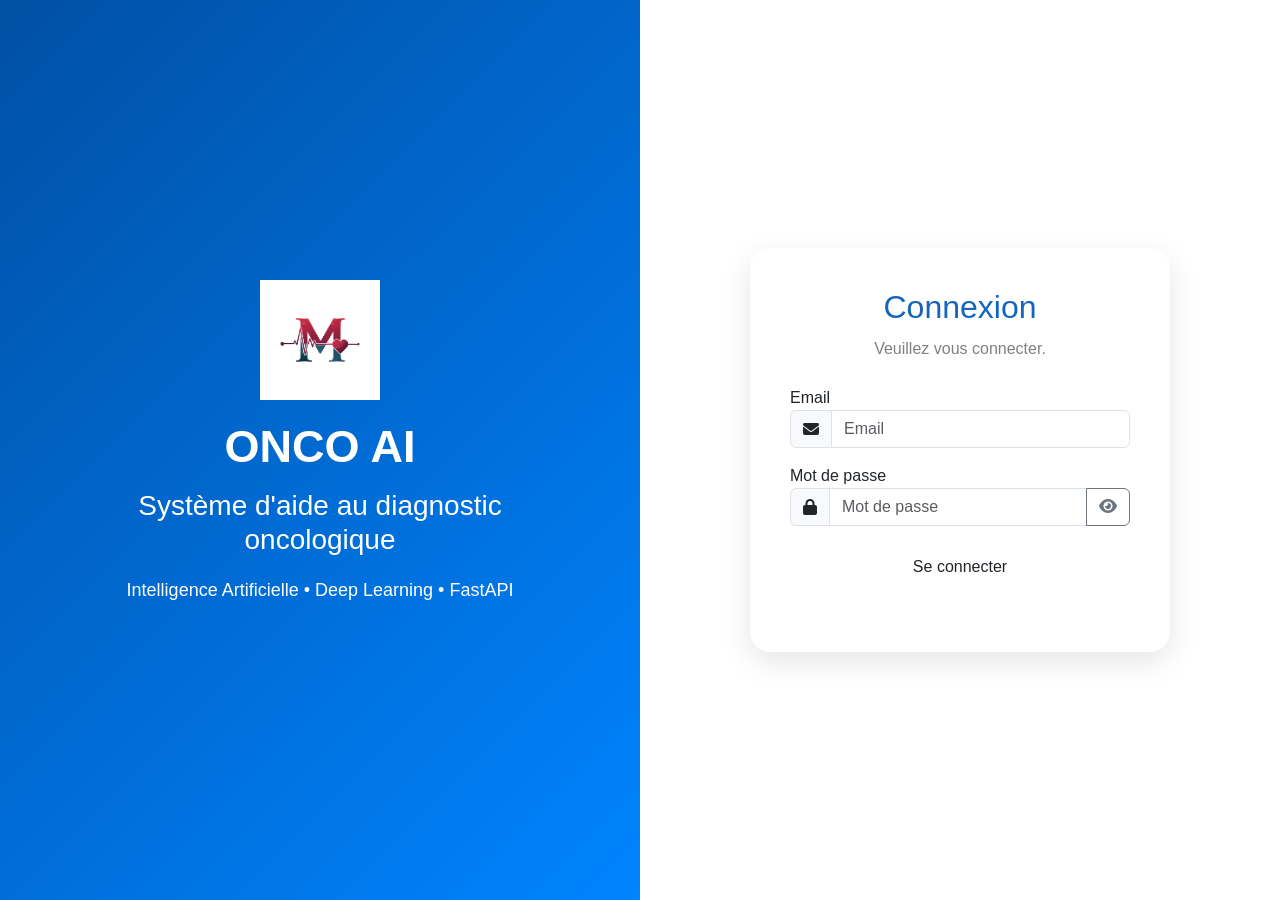
<file: index.html>
<!DOCTYPE html>
<html lang="fr">
<head>
    <meta charset="UTF-8">
    <meta name="viewport" content="width=device-width, initial-scale=1.0">
    <title>Connexion | ONCO AI</title>

    <link rel="stylesheet" href="css/login.css">

    <!-- Bootstrap -->
    <link href="https://cdn.jsdelivr.net/npm/bootstrap@5.3.7/dist/css/bootstrap.min.css" rel="stylesheet">

    <!-- Font Awesome -->
    <link rel="stylesheet"
        href="https://cdnjs.cloudflare.com/ajax/libs/font-awesome/6.7.2/css/all.min.css">
</head>

<body>

<div class="login-container">

    <div class="left-panel">

        <div class="overlay">

            <img src="images.png" class="logo">

            <h1>ONCO AI</h1>

            <h3>Système d'aide au diagnostic oncologique</h3>

            <p>

                Intelligence Artificielle • Deep Learning • FastAPI

            </p>

        </div>

    </div>


    <div class="right-panel">

        <div class="login-card">

            <h2>Connexion</h2>

            <p>Veuillez vous connecter.</p>

            <form id="loginForm">

                <div class="mb-3">

                    <label>Email</label>

                    <div class="input-group">

                        <span class="input-group-text">

                            <i class="fa-solid fa-envelope"></i>

                        </span>

                        <input
                            type="email"
                            id="email"
                            class="form-control"
                            placeholder="Email"
                            required>

                    </div>

                </div>

                <div class="mb-3">

                    <label>Mot de passe</label>

                    <div class="input-group">

                        <span class="input-group-text">

                            <i class="fa-solid fa-lock"></i>

                        </span>

                        <input
                            type="password"
                            id="password"
                            class="form-control"
                            placeholder="Mot de passe"
                            required>

                        <button
                            class="btn btn-outline-secondary"
                            type="button"
                            id="togglePassword">

                            <i class="fa-solid fa-eye"></i>

                        </button>

                    </div>

                </div>

                <button class="btn btn-login">

                    Se connecter

                </button>

            </form>

            <div id="message"></div>

        </div>

    </div>

</div>

<script src="js/login.js"></script>

</body>
</html>
</file>
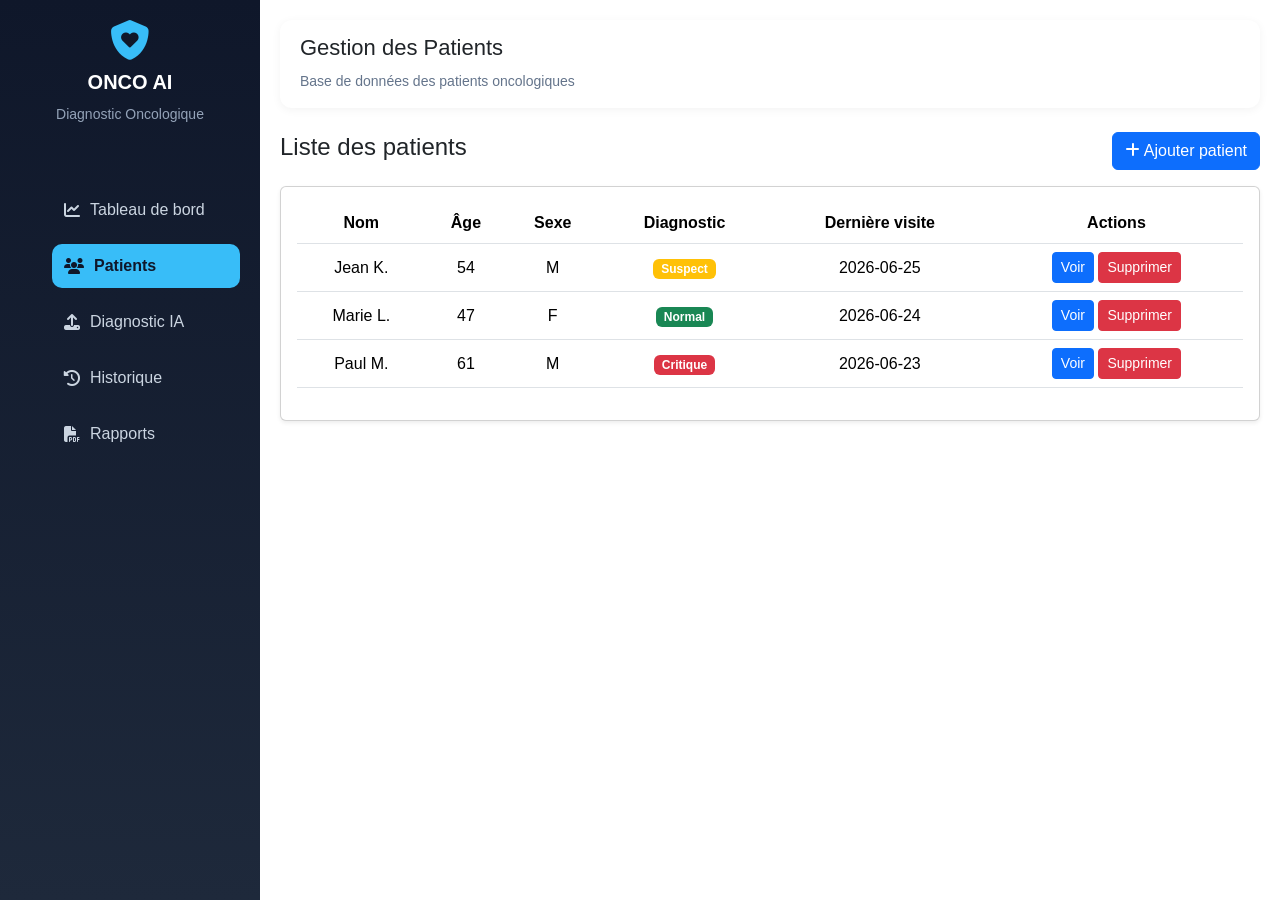
<file: patients.html>
<!DOCTYPE html>
<html lang="fr">

<head>
    <meta charset="UTF-8">
    <title>Patients | ONCO AI</title>

    <link rel="stylesheet" href="css/dashboard.css">
    <link href="https://cdn.jsdelivr.net/npm/bootstrap@5.3.3/dist/css/bootstrap.min.css" rel="stylesheet">

    <link rel="stylesheet"
          href="https://cdnjs.cloudflare.com/ajax/libs/font-awesome/6.6.0/css/all.min.css">
</head>

<body>

<div class="wrapper">

    <!-- ================= SIDEBAR ================= -->
    <aside class="sidebar">

        <div class="logo">
            <i class="fa-solid fa-shield-heart"></i>
            <h2>ONCO AI</h2>
            <small>Diagnostic Oncologique</small>
        </div>

        <ul>
            <li>
                <a href="dashboard.html">
                    <i class="fa-solid fa-chart-line"></i>
                    Tableau de bord
                </a>
            </li>

            <li class="active">
                <a href="patients.html">
                    <i class="fa-solid fa-users"></i>
                    Patients
                </a>
            </li>

            <li>
                <a href="upload.html">
                    <i class="fa-solid fa-upload"></i>
                    Diagnostic IA
                </a>
            </li>

            <li>
                <a href="history.html">
                    <i class="fa-solid fa-clock-rotate-left"></i>
                    Historique
                </a>
            </li>

            <li>
                <a href="reports.html">
                    <i class="fa-solid fa-file-pdf"></i>
                    Rapports
                </a>
            </li>
        </ul>

    </aside>

    <!-- ================= MAIN ================= -->
    <main class="main">

        <!-- HEADER -->
        <header>
            <div>
                <h2>Gestion des Patients</h2>
                <span>Base de données des patients oncologiques</span>
            </div>
        </header>

        <!-- ACTION BAR -->
        <div class="d-flex justify-content-between align-items-center mt-4 mb-3">

            <h4>Liste des patients</h4>

            <button class="btn btn-primary">
                <i class="fa-solid fa-plus"></i> Ajouter patient
            </button>

        </div>

        <!-- TABLE -->
        <div class="card p-3 shadow-sm">

            <table class="table table-hover align-middle">

                <thead>
                    <tr>
                        <th>Nom</th>
                        <th>Âge</th>
                        <th>Sexe</th>
                        <th>Diagnostic</th>
                        <th>Dernière visite</th>
                        <th>Actions</th>
                    </tr>
                </thead>

                <tbody id="patientsTable">

                    <!-- DATA JS -->

                </tbody>

            </table>

        </div>

    </main>

</div>

<script src="js/patients.js"></script>

</body>
</html>
</file>
<file: css/login.css>
*{
    margin:0;
    padding:0;
    box-sizing:border-box;
    font-family:Segoe UI, sans-serif;
}

body{

    height:100vh;

    background:#f4f8fb;

}

.login-container{

    display:flex;

    height:100vh;

}

/* Partie gauche */

.left-panel{

    width:50%;

    background:linear-gradient(135deg,#0050a4,#0084ff);

    color:white;

    display:flex;

    justify-content:center;

    align-items:center;

}

.overlay{

    text-align:center;

    width:80%;

}

.logo{

    width:120px;

    margin-bottom:20px;

}

.overlay h1{

    font-size:45px;

    font-weight:bold;

}

.overlay h3{

    margin-top:15px;

}

.overlay p{

    margin-top:20px;

    font-size:18px;

}

/* Partie droite */

.right-panel{

    width:50%;

    display:flex;

    justify-content:center;

    align-items:center;

    background:white;

}

.login-card{

    width:420px;

    padding:40px;

    border-radius:20px;

    box-shadow:0 10px 30px rgba(0,0,0,.1);

}

.login-card h2{

    text-align:center;

    margin-bottom:10px;

    color:#1565c0;

}

.login-card p{

    text-align:center;

    color:gray;

    margin-bottom:25px;

}

.btn-login{

    width:100%;

    background:#1565c0;

    color:white;

    height:50px;

    border-radius:10px;

    transition:.3s;

}

.btn-login:hover{

    background:#0d47a1;

    color:white;

}

#message{

    margin-top:20px;

    text-align:center;

    font-weight:bold;

}

@media(max-width:900px){

.left-panel{

display:none;

}

.right-panel{

width:100%;

}

}
</file>
<file: css/dashboard.css>
/* ================= GLOBAL ================= */

* {
    margin: 0;
    padding: 0;
    box-sizing: border-box;
    font-family: "Segoe UI", sans-serif;
}

body {
    background: #f4f7fb;
    color: #1e2a3a;
}

/* ================= LAYOUT ================= */

.wrapper {
    display: flex;
    min-height: 100vh;
}

/* ================= SIDEBAR ================= */

.sidebar {
    width: 260px;
    background: linear-gradient(180deg, #0f172a, #1e293b);
    color: white;
    display: flex;
    flex-direction: column;
    padding: 20px;
    position: fixed;
    height: 100%;
    transition: all 0.3s ease;
}

.sidebar .logo {
    text-align: center;
    margin-bottom: 30px;
}

.sidebar .logo i {
    font-size: 40px;
    color: #38bdf8;
    margin-bottom: 10px;
}

.sidebar .logo h2 {
    font-size: 20px;
    font-weight: 700;
}

.sidebar .logo small {
    color: #94a3b8;
}

.sidebar ul {
    list-style: none;
    margin-top: 20px;
}

.sidebar ul li {
    margin: 12px 0;
}

.sidebar ul li a {
    text-decoration: none;
    color: #cbd5e1;
    display: flex;
    align-items: center;
    gap: 10px;
    padding: 10px 12px;
    border-radius: 10px;
    transition: 0.3s;
}

.sidebar ul li a:hover {
    background: #334155;
    color: #fff;
    transform: translateX(5px);
}

.sidebar ul li.active a {
    background: #38bdf8;
    color: #0f172a;
    font-weight: 600;
}

#logout {
    margin-top: auto;
    background: #ef4444;
    border: none;
    padding: 12px;
    border-radius: 10px;
    color: white;
    cursor: pointer;
    transition: 0.3s;
}

#logout:hover {
    background: #dc2626;
}

/* ================= MAIN ================= */

.main {
    margin-left: 260px;
    padding: 20px;
    width: calc(100% - 260px);
}

/* ================= HEADER ================= */

header {
    display: flex;
    justify-content: space-between;
    align-items: center;
    background: white;
    padding: 15px 20px;
    border-radius: 12px;
    box-shadow: 0 2px 10px rgba(0,0,0,0.05);
    margin-bottom: 20px;
}

header h2 {
    font-size: 22px;
}

header span {
    font-size: 14px;
    color: #64748b;
}

.profile {
    display: flex;
    align-items: center;
    gap: 10px;
}

.profile img {
    width: 45px;
    height: 45px;
    border-radius: 50%;
    border: 2px solid #38bdf8;
}

/* ================= CARDS ================= */

.cards {
    display: grid;
    grid-template-columns: repeat(4, 1fr);
    gap: 15px;
    margin-bottom: 20px;
}

.card {
    background: white;
    padding: 20px;
    border-radius: 15px;
    box-shadow: 0 4px 10px rgba(0,0,0,0.05);
    transition: 0.3s;
    text-align: center;
}

.card i {
    font-size: 28px;
    color: #38bdf8;
    margin-bottom: 10px;
}

.card:hover {
    transform: translateY(-5px);
    box-shadow: 0 10px 20px rgba(0,0,0,0.1);
}

/* ================= CHARTS ================= */

.charts {
    display: grid;
    grid-template-columns: 2fr 1fr;
    gap: 20px;
    margin-bottom: 20px;
}

.chart-box {
    background: white;
    padding: 20px;
    border-radius: 15px;
    box-shadow: 0 4px 10px rgba(0,0,0,0.05);
}

/* ================= TABLE ================= */

.table-section {
    background: white;
    padding: 20px;
    border-radius: 15px;
    box-shadow: 0 4px 10px rgba(0,0,0,0.05);
}

.table-title {
    margin-bottom: 10px;
}

.table {
    width: 100%;
}

/* ================= RESPONSIVE ================= */

@media (max-width: 1024px) {
    .cards {
        grid-template-columns: repeat(2, 1fr);
    }

    .charts {
        grid-template-columns: 1fr;
    }
}

@media (max-width: 768px) {
    .sidebar {
        width: 70px;
    }

    .sidebar ul li a span {
        display: none;
    }

    .main {
        margin-left: 70px;
        width: calc(100% - 70px);
    }

    .cards {
        grid-template-columns: 1fr;
    }
}
</file>
